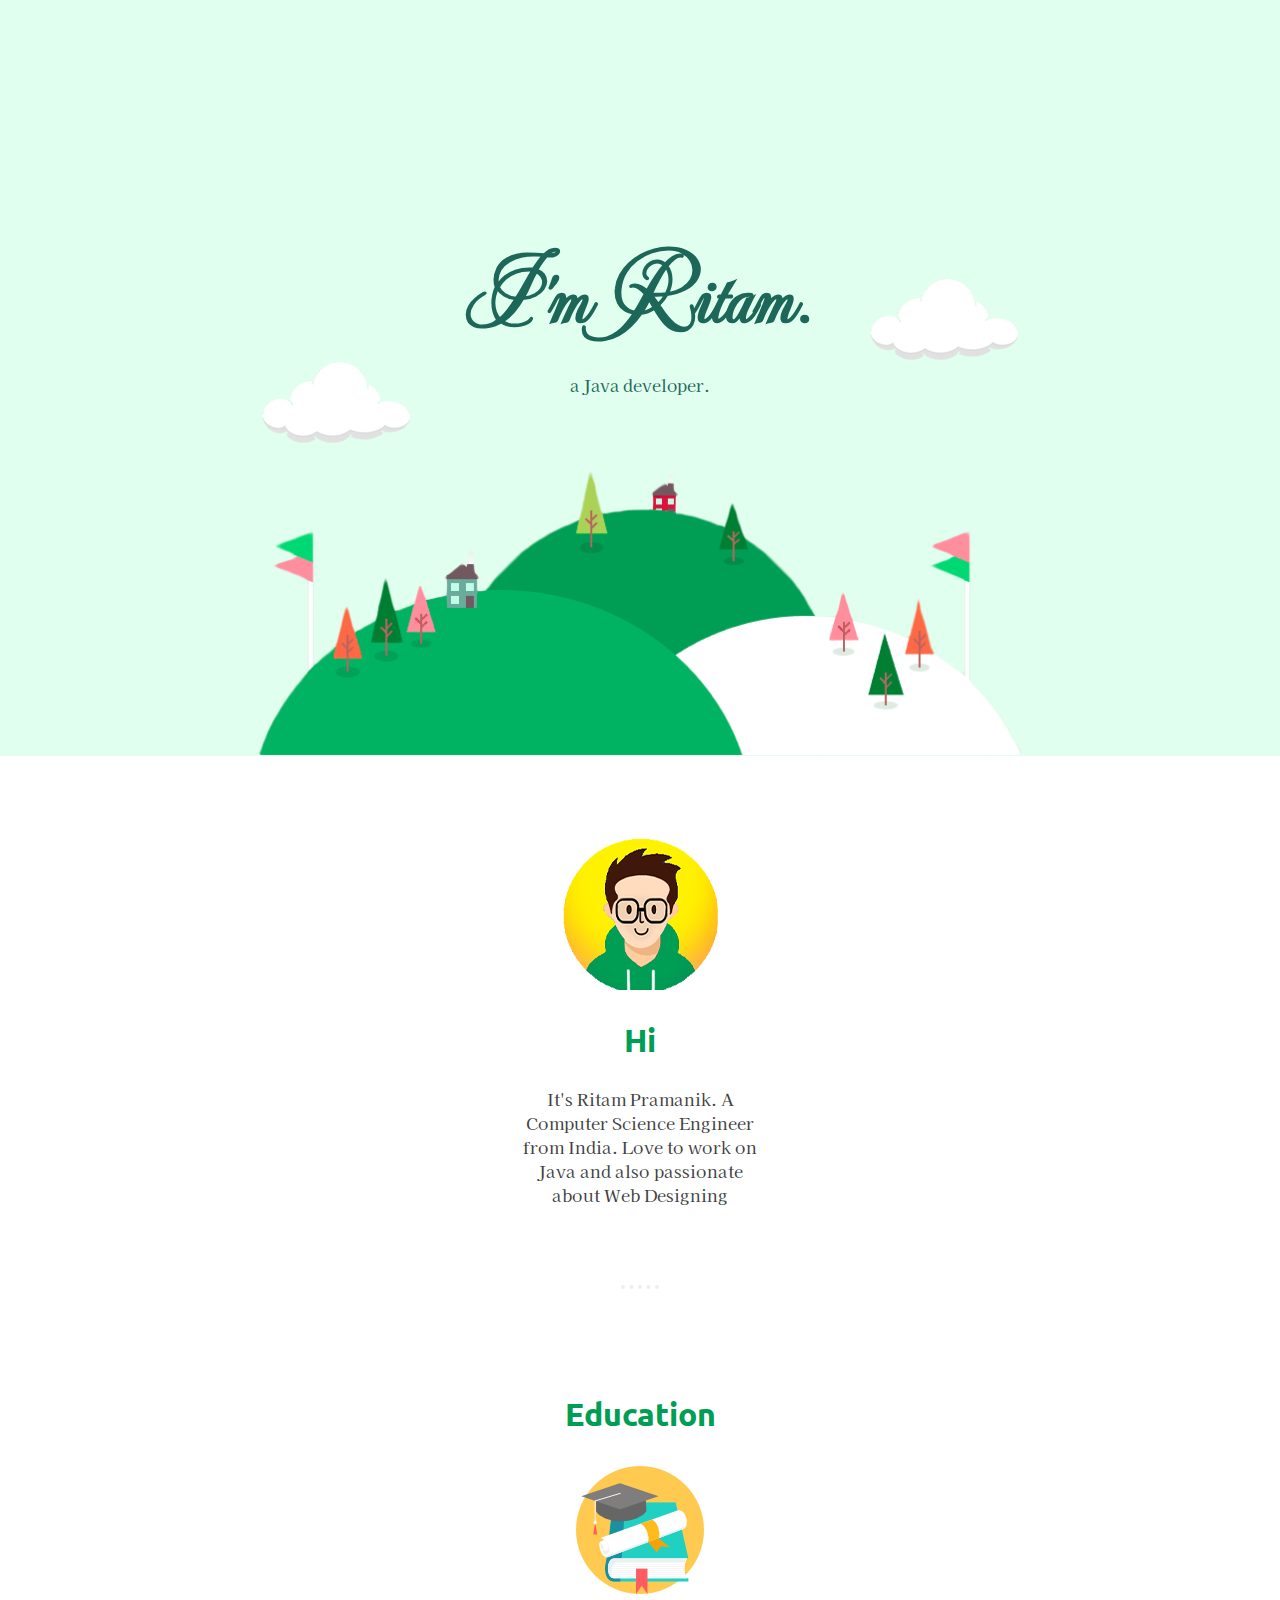
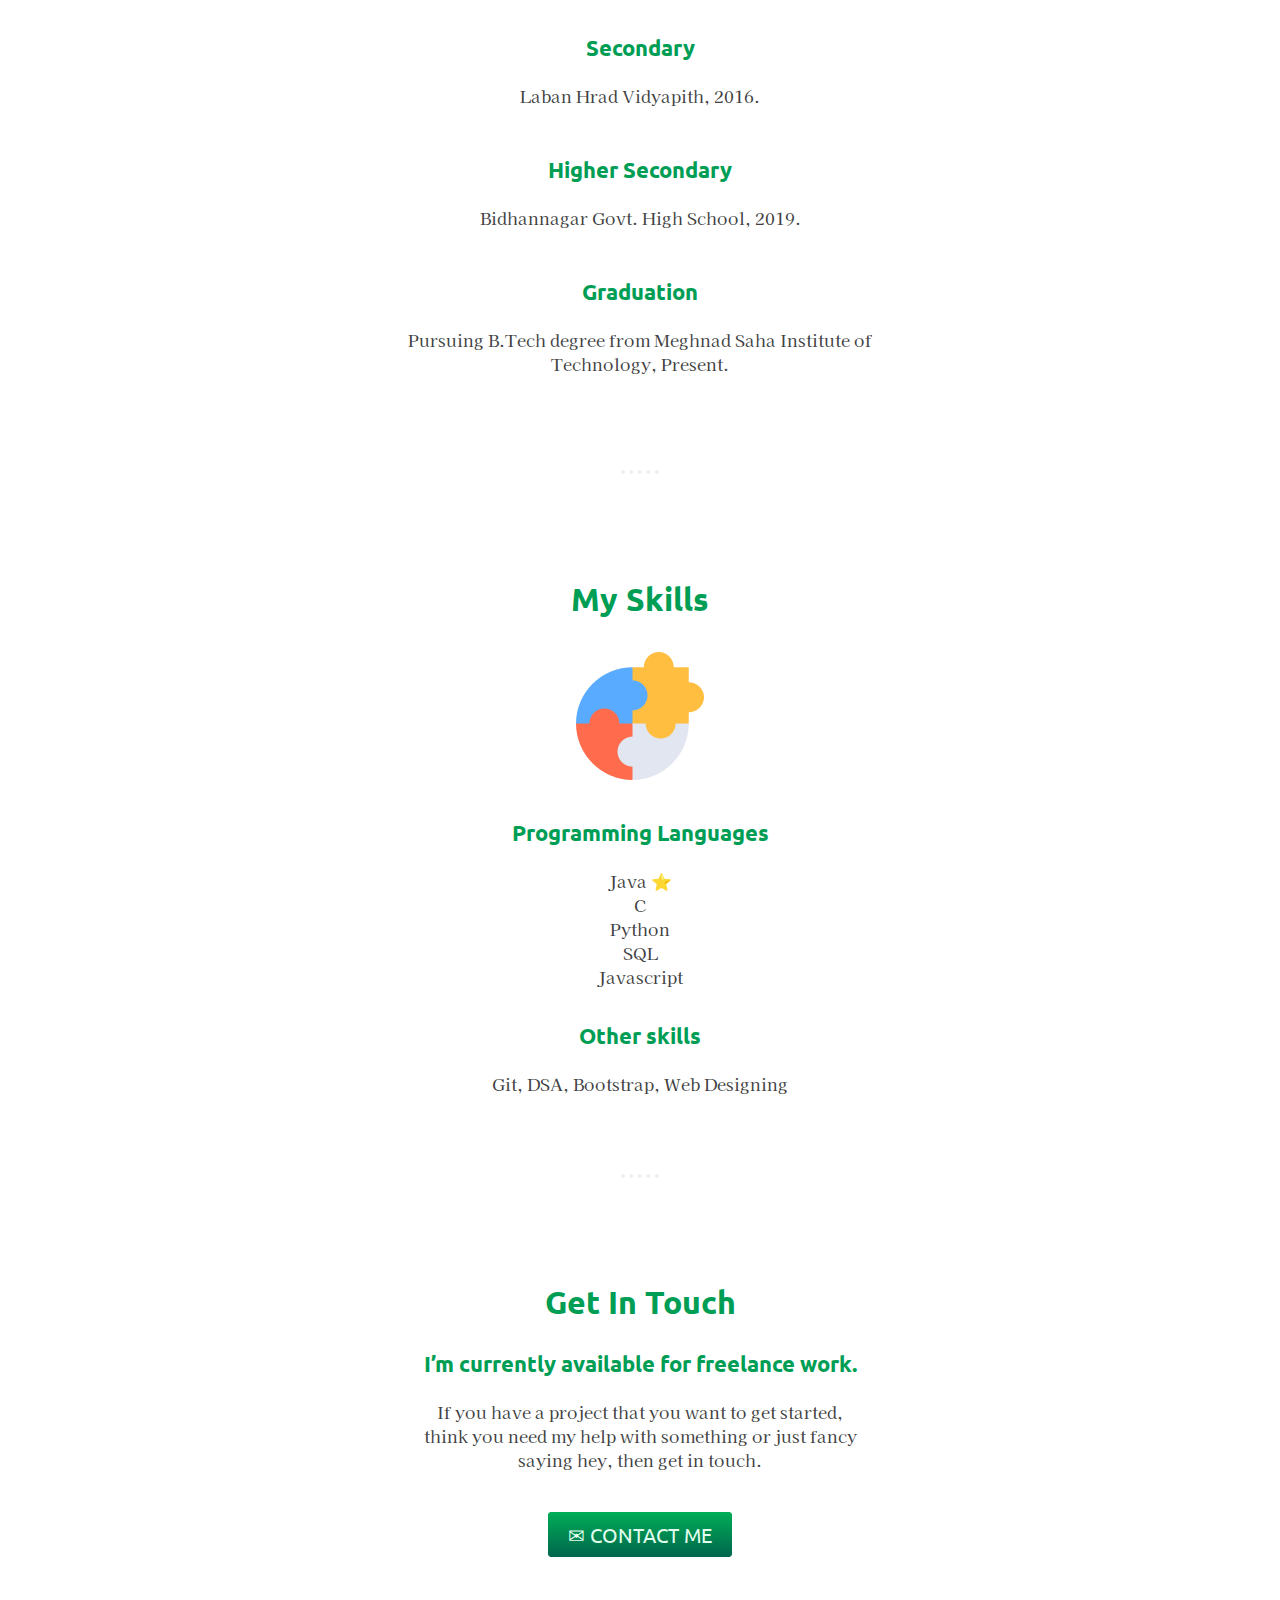
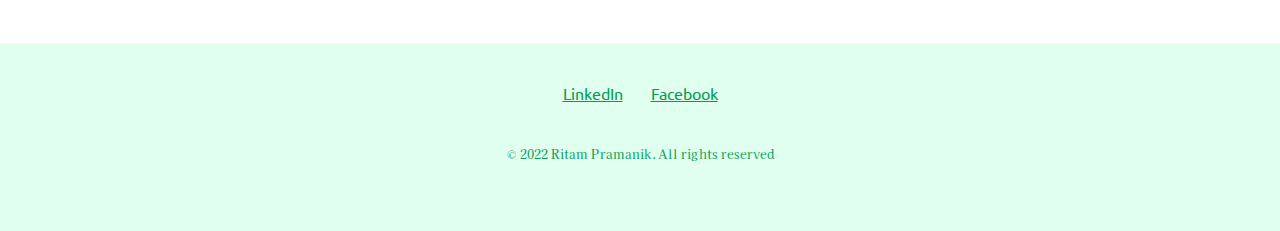
<file: index.html>
<!DOCTYPE html>
<html lang="en" dir="ltr">
  <head>
    <meta charset="utf-8">
    <title>Ritam's Page</title>
    <link rel="stylesheet" href="CSS_styling/styles.css">
    <link rel="icon" href="My Favicons/owl.ico">
    <link rel="preconnect" href="https://fonts.googleapis.com">
    <link rel="preconnect" href="https://fonts.gstatic.com" crossorigin>
    <link href="https://fonts.googleapis.com/css2?family=Gentium+Book+Basic&family=Great+Vibes&family=Kaisei+Decol:wght@500&family=Mea+Culpa&family=Ubuntu&display=swap" rel="stylesheet">
  </head>


  <body>

  <div class = "top-container">

    <img class = "topcloud" src="images/whitecloud.png" alt="cloud-img1">
    <img class = "bottomcloud" src="images/whitecloud.png" alt="cloud-img2">
    <div class = "head">
      <h1>I'm Ritam.</h1>
      <p class="upperbio">a Java developer.</p>
    </div>
    <img class="valley" src="images/scene2.png" alt="valley-img">

  </div>



  <div class="middle-container">
    <div class="profile">
      <img class="myicon" src="images/meicon2.png" alt="my-img">
      <h2>Hi</h2>
      <p class="mainbio">It's Ritam Pramanik. A Computer Science Engineer from India. Love to work on Java and also passionate about Web Designing</p>
    </div>

    <hr>

    <div class="education">
      <h2>Education</h2>
      <img class="booksimg" src="images/education.png" alt="education-img">

      <div class="secondary">
        <h3>Secondary</h3>
        <p>Laban Hrad Vidyapith, 2016.</p>
      </div>

      <div class="hs">
        <h3>Higher Secondary</h3>
        <p>Bidhannagar Govt. High School, 2019.</p>
      </div>

      <div class="graduation">
        <h3>Graduation</h3>
        <p>Pursuing B.Tech degree from Meghnad Saha Institute of Technology, Present.</p>
      </div>
    </div>

    <hr>

    <div class="skills">
      <h2>My Skills</h2>
      <img class="puzzleimg" src="images/skill.png" alt="skill-img">

      <div class="programming">
        <h3>Programming Languages</h3>
        <p class="pro-lang">Java ⭐</p>
        <p class="pro-lang">C</p>
        <p class="pro-lang">Python</p>
        <p class="pro-lang">SQL</p>
        <p class="pro-lang">Javascript</p>
      </div>

      <div class="otherskills">
        <h3>Other skills</h3>
        <p class="otherskillnames">Git, DSA, Bootstrap, Web Designing</p>
      </div>

    </div>

    <hr>

    <div class="contact-me">
      <h2>Get In Touch</h2>
      <h3>I’m currently available for freelance work.</h3>
      <p class="lastdetails">If you have a project that you want to get started, think you need my help with something or just fancy saying hey, then get in touch.</p>
      <a class="btn" href="ContactMe.html">
        ✉ CONTACT ME
      </a>
    </div>

  </div>



  <div class="bottom-container">

    <a class="footer-link" href="https://www.linkedin.com/in/ritam-pramanik-319a231b6/">LinkedIn</a>
    <a class="footer-link" href="https://www.facebook.com/ritam.pramanik.169">Facebook</a>
    <p class="copyright">© 2022 Ritam Pramanik. All rights reserved</p>

  </div>


  </body>
</html>
</file>
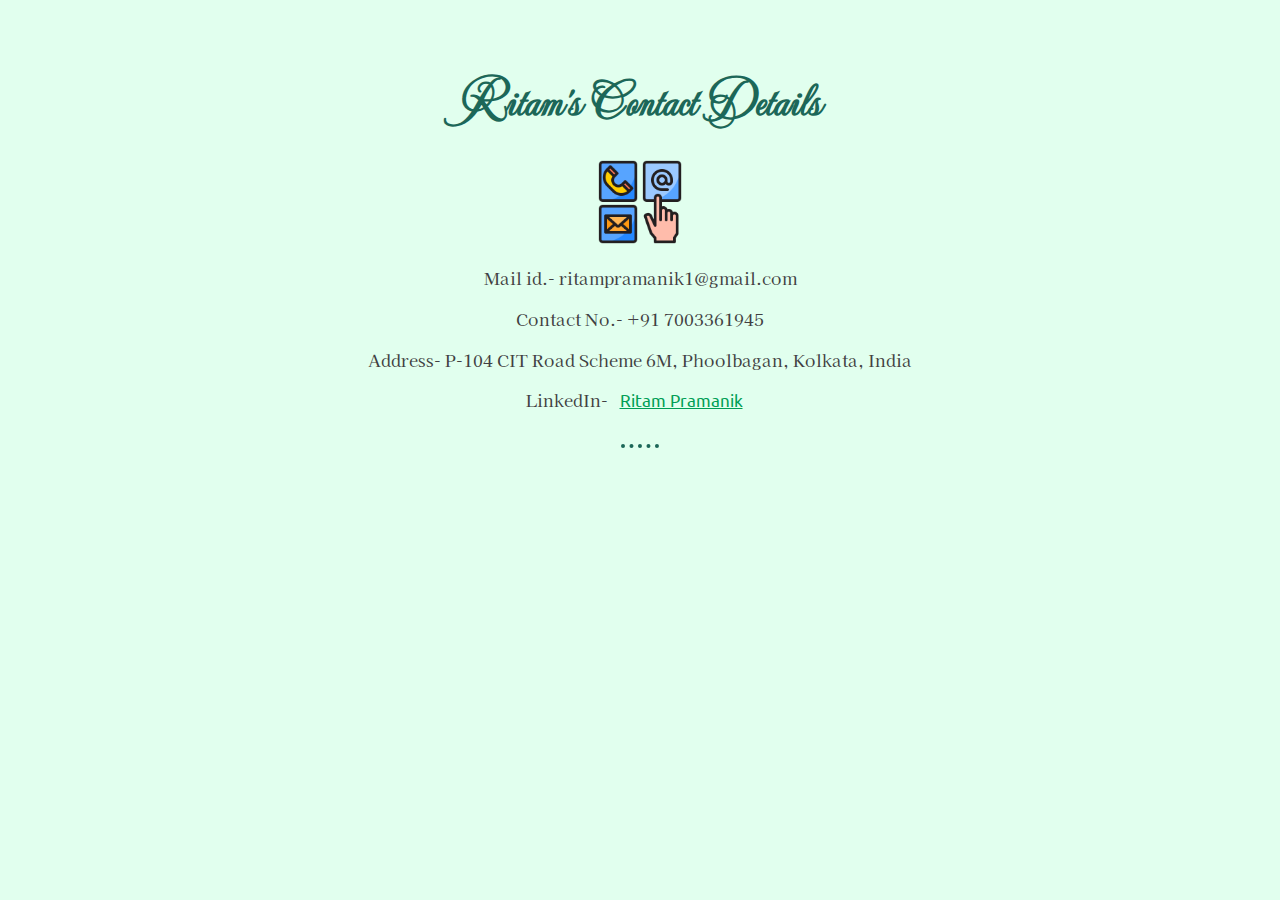
<file: ContactMe.html>
<!DOCTYPE html>
<html lang="en" dir="ltr">

<head>
  <meta charset="utf-8">
  <title>Contact Me</title>
  <link rel="stylesheet" href="CSS_styling/styles.css">
  <link rel="icon" href="My Favicons/owl.ico">
  <link rel="preconnect" href="https://fonts.googleapis.com">
  <link rel="preconnect" href="https://fonts.gstatic.com" crossorigin>
  <link href="https://fonts.googleapis.com/css2?family=Gentium+Book+Basic&family=Great+Vibes&family=Kaisei+Decol:wght@500&family=Mea+Culpa&family=Ubuntu&display=swap" rel="stylesheet">
</head>

<body class="nested-page">

  <div class="contact-page">
    <h1 class="contactdetailsheading">Ritam's Contact Details</h1>
    <img class="contact-icon"src="images\contact.png" alt="contact-img">
    <p>Mail id.- ritampramanik1@gmail.com</p>
    <p>Contact No.- +91 7003361945</p>
    <p>Address- P-104 CIT Road Scheme 6M, Phoolbagan, Kolkata, India</p>
    <p class="LIncontact">LinkedIn-<a href="https://www.linkedin.com/in/ritam-pramanik-319a231b6/">Ritam Pramanik</a></p>
  </div>

  <hr class="rulerinpage2">

</body>

</html>
</file>
<file: CSS_styling/styles.css>
body{
  margin: 0;
  text-align: center;
  font-family: 'Ubuntu', sans-serif;
}

h1{
  color: #1C6758;
  font-family: 'Mea Culpa', cursive;
  font-size: 5.4em;
  margin: 0;
}

.contactdetailsheading{
  color: #1C6758;
  font-family: 'Mea Culpa', cursive;
  font-size: 3em;
  margin: 0;
  padding-top: 1.4em;
  padding-bottom: 0.5em;
}

.nested-page{
  background-color: #E1FFEE;
}

.upperbio{
  color: #1C6758;
  font-size: 1.04em;
}

h2{
  color: #009E55;
  font-size: 2em;
}

h3{
  color: #009E55;
  font-size: 1.35em;
}

h4{
  color: #009E55;
}

p{
  color: #413F42;
  font-family: 'Kaisei Decol', serif;
  font-size: 1.05em;
}

hr{
  border-color: #EEEEEE;
  border-style: none;
  border-top-style: dotted;
  border-width: 4px;
  width: 3%;
}

.rulerinpage2{
  border-color: #1C6758;
  margin-top: 2em;
}

.myicon{
  max-width: 30%;
  margin: auto;
}



.top-container {
  background-color: #E1FFEE;
  position: relative;
  width: 100%;
  padding-top: 235px;
  max-height: 32.58em;
}

.head{
  position: relative;
}

.topcloud {
  position: absolute;
  left: 62%;
  bottom: 52%;
  max-width: 50%;
}

.bottomcloud {
  position: absolute;
  right: 62%;
  bottom: 41%;
  max-width: 50%;
}

.valley{
  position: inherit;
  left: 0;
  right: 0;
  margin: 0 auto;
  max-width: 60%;
}



.middle-container{
  padding-top: 80px;
}

.education{
  padding: 70px 0;
}

.secondary{
  width: 40%;
  margin: auto;
}

.hs{
  width: 40%;
  margin: auto;
  padding-top: 10px;
}

.graduation{
  width: 40%;
  margin: auto;
  padding-top: 10px;
}

.mainbio{
  width: 20%;
  margin: auto;
  padding-bottom: 70px;
}

.booksimg{
  max-width: 18%;
  padding-top: 5px;
  padding-bottom: 15px;
}

.skills{
  padding: 70px 0;
}

.pro-lang{
  width: 40%;
  margin: auto;
}

.otherskills{
  padding-top: 12px;
}

.otherskillnames{
  width: 40%;
  margin: auto;
}

.puzzleimg{
  max-width: 18%;
  padding-top: 5px;
  padding-bottom: 15px;
}

.contact-me{
  padding: 70px 0;
}

.contact-icon{
  max-width: 5.5em;
  margin: auto;
}

.lastdetails{
  width: 35%;
  margin: auto;
  padding-bottom: 50px;
}

.btn {
  background: #00ad57;
  background-image: -webkit-linear-gradient(top, #00ad57, #00664d);
  background-image: -moz-linear-gradient(top, #00ad57, #00664d);
  background-image: -ms-linear-gradient(top, #00ad57, #00664d);
  background-image: -o-linear-gradient(top, #00ad57, #00664d);
  background-image: linear-gradient(to bottom, #00ad57, #00664d);
  -webkit-border-radius: 4;
  -moz-border-radius: 4;
  border-radius: 4px;

  font-family: 'Ubuntu', sans-serif;
  color: #E1FFEE;
  font-size: 20px;
  padding: 10px 20px 10px 20px;
  text-decoration: none;
}

.btn:hover {
  background: #00664d;
  color: #E1FFEE;
  text-decoration: none;
}

.bottom-container{
  margin-top: 2%;
  background-color: #E1FFEE;
  position: relative;
  padding: 40px 0;
}

a{
  color: #009E55;
  font-family: 'Ubuntu', sans-serif;
  padding: 0 12px 0 12px;
}

a:hover{
  color: #F9C5D5;
}

.copyright{
  padding-top: 30px;
  padding-bottom: 15px;
  font-size: 0.77em;
  color: #009E55;
}
</file>
